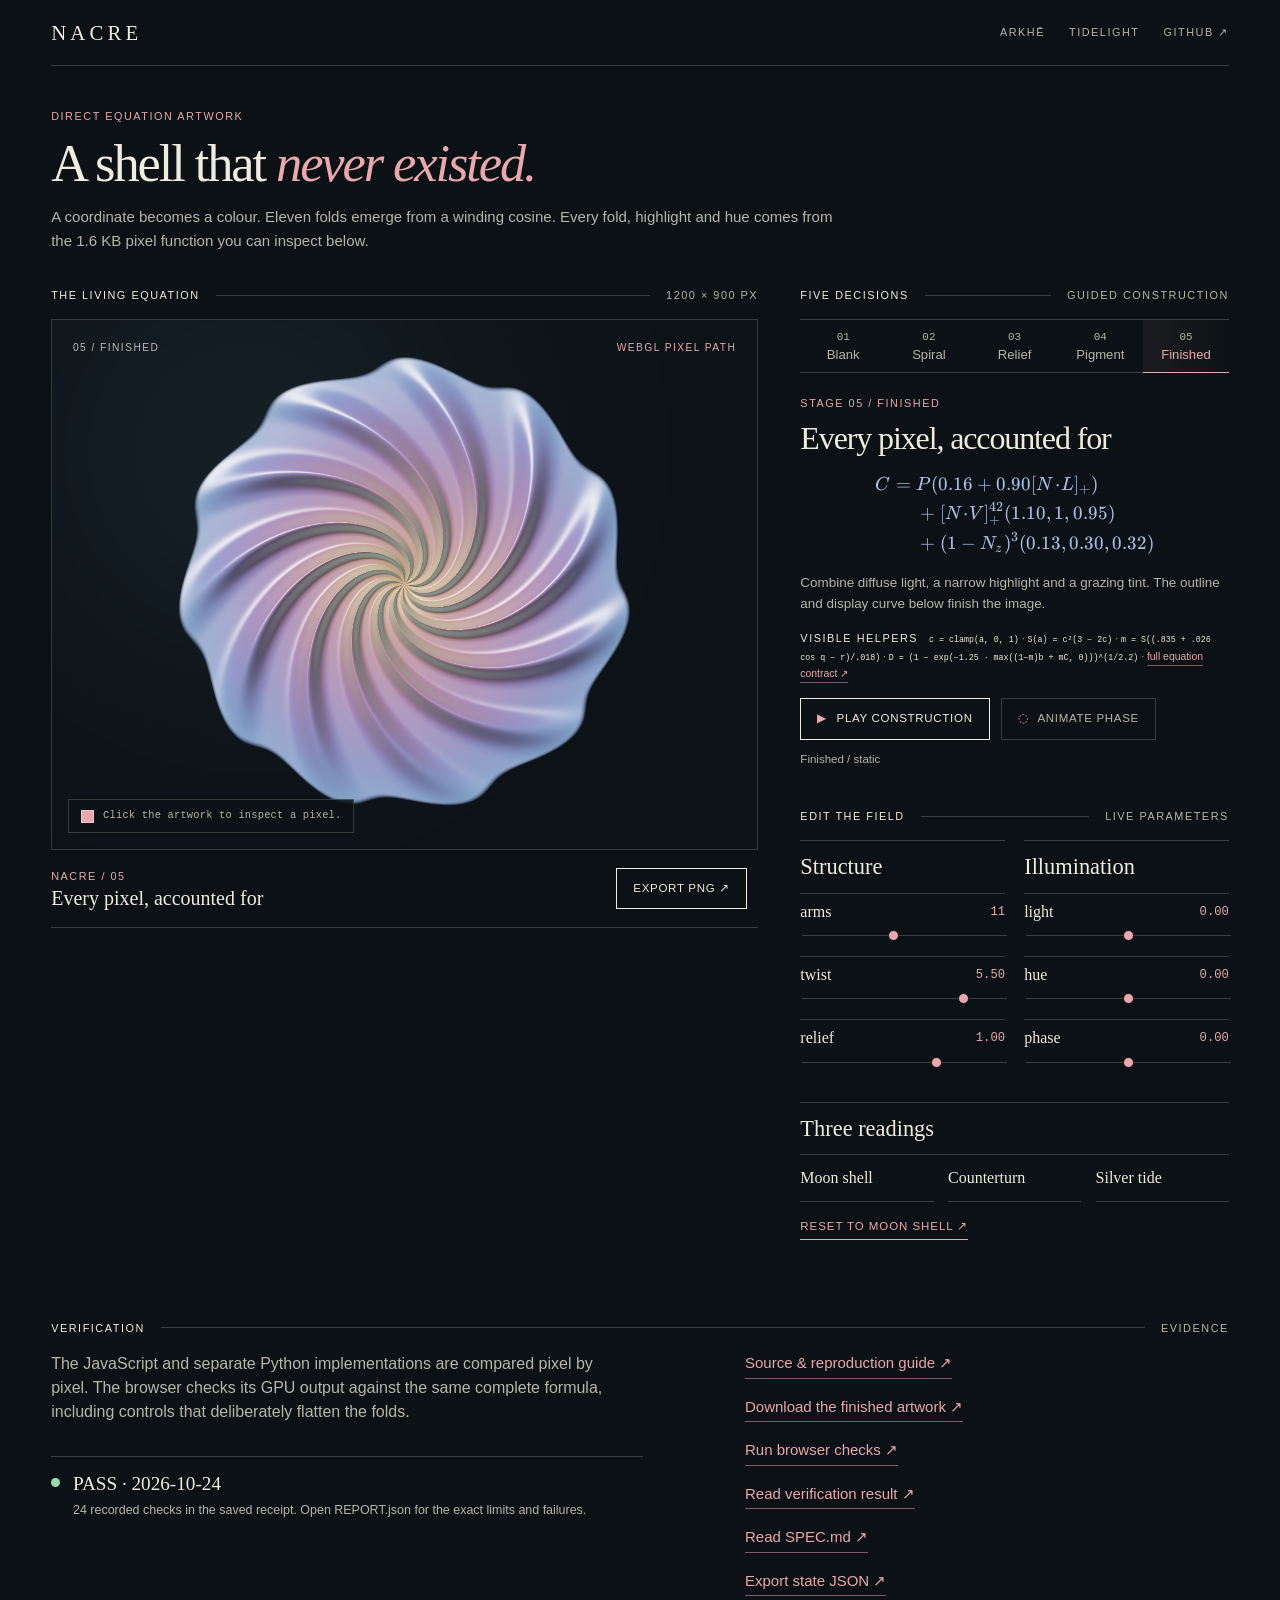
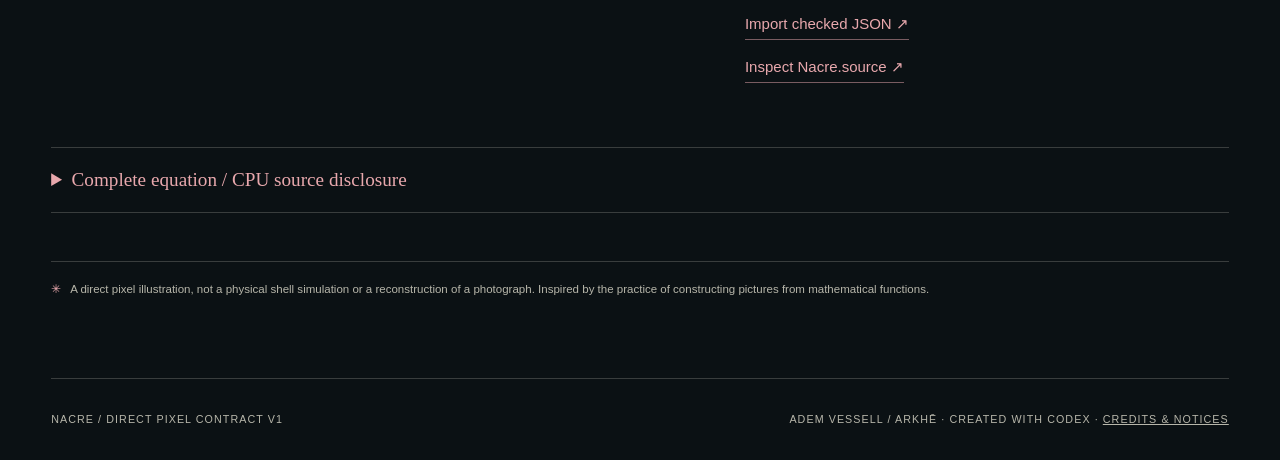
<file: index.html>
<!doctype html>
<html lang="en">
<head>
  <meta charset="utf-8">
  <meta name="viewport" content="width=device-width, initial-scale=1">
  <meta name="theme-color" content="#0b1114">
  <meta name="description" content="NACRE — an equation-led pixel artwork made directly from a compact colour function.">
  <title>NACRE · a shell that never existed — Arkhē</title>
  <link rel="canonical" href="https://www.xn--arkh-eva.org/nacre/">
  <meta property="og:type" content="website">
  <meta property="og:title" content="NACRE — a shell that never existed">
  <meta property="og:description" content="A pearlescent spiral made directly from a compact colour function. Explore the equations, change the pixels, reproduce the result.">
  <meta property="og:url" content="https://www.xn--arkh-eva.org/nacre/">
  <meta property="og:image" content="https://www.xn--arkh-eva.org/nacre/proof/nacre.png">
  <meta property="og:image:width" content="1600">
  <meta property="og:image:height" content="1200">
  <meta name="twitter:card" content="summary_large_image">
  <link rel="stylesheet" href="vendor/fonts.css">
  <link rel="stylesheet" href="vendor/katex/katex.min.css">
  <link rel="stylesheet" href="style.css">
</head>
<body>
  <div class="page-shell" id="top">
    <header class="masthead">
      <a class="wordmark" href="#top" aria-label="Nacre home">NACRE</a>
      <nav class="masthead-note" aria-label="NACRE navigation"><a href="https://www.xn--arkh-eva.org/work/">Arkhē</a><a href="https://www.xn--arkh-eva.org/tidelight/">TIDELIGHT</a><a href="https://github.com/AdemVessell/nacre" id="github-source">GitHub ↗</a></nav>
    </header>

    <main>
      <section class="hero" aria-labelledby="page-title">
        <div class="hero-copy">
          <p class="eyebrow">DIRECT EQUATION ARTWORK</p>
          <h1 id="page-title">A shell that<br><em>never existed.</em></h1>
          <p class="lede">A coordinate becomes a colour. Eleven folds emerge from a winding cosine. Every fold, highlight and hue comes from the 1.6 KB pixel function you can inspect below.</p>
          <div class="hero-notes" aria-label="Artwork properties">
            <span><b>01</b> coordinate in</span>
            <span><b>02</b> colour out</span>
            <span><b>03</b> deterministic</span>
          </div>
        </div>
        <aside class="hero-aside" aria-label="Current state">
          <p class="aside-label">CURRENT STUDY</p>
          <p class="aside-title" id="hero-stage-title">Finished / pearl</p>
          <p class="aside-copy">The controls are intentionally small. Change one parameter, watch the entire field answer.</p>
          <a class="text-link" href="SPEC.md">Read the direct-pixel contract <span aria-hidden="true">↗</span></a>
        </aside>
      </section>

      <div class="studio">
      <section class="art-section" aria-labelledby="art-title">
        <div class="section-line"><h2 id="art-title">The living equation</h2><span class="line" aria-hidden="true"></span><span id="render-size">1200 × 900 px</span></div>
        <div class="art-frame">
          <canvas id="nacre-canvas" width="1200" height="900" tabindex="0" aria-label="Live NACRE equation artwork. Click to inspect a pixel."></canvas>
          <div class="art-overlay"><span id="stage-badge">05 / FINISHED</span><span id="renderer-badge">initialising renderer</span></div>
          <div class="pixel-inspector" id="pixel-inspector" aria-live="polite"><span class="inspector-swatch" id="inspector-swatch"></span><span id="inspector-text">Click the artwork to inspect a pixel.</span></div>
        </div>
        <div class="art-caption">
          <div><p class="caption-kicker" id="caption-kicker">NACRE / 05</p><p class="caption-title" id="caption-title">The field resolves into a nacreous spiral.</p></div>
          <div class="caption-actions"><p id="caption-copy">A live formula, evaluated in the browser. The phase control is an authored change of state, not fluid motion.</p><button class="button button-light" id="download-png" type="button">Export PNG <span aria-hidden="true">↗</span></button><span class="action-status" id="png-status" role="status"></span></div>
        </div>
        <div class="system-alert" id="system-alert" role="alert" hidden></div>
      </section>

      <section class="construction" aria-labelledby="construction-title">
        <div class="section-line"><h2 id="construction-title">Five decisions</h2><span class="line" aria-hidden="true"></span><span>guided construction</span></div>
        <div class="construction-grid">
          <div class="stage-list" id="stage-list" role="group" aria-label="Construction stages">
            <button class="stage-button" type="button" data-stage="0"><span>01</span><strong>Blank</strong><small>background field</small></button>
            <button class="stage-button" type="button" data-stage="1"><span>02</span><strong>Spiral</strong><small>coordinate winding</small></button>
            <button class="stage-button" type="button" data-stage="2"><span>03</span><strong>Relief</strong><small>analytic normal</small></button>
            <button class="stage-button" type="button" data-stage="3"><span>04</span><strong>Pigment</strong><small>pearl palette</small></button>
            <button class="stage-button" type="button" data-stage="4"><span>05</span><strong>Finished</strong><small>light + display</small></button>
          </div>
          <article class="equation-panel" aria-live="polite" aria-atomic="true">
            <p class="eyebrow" id="equation-kicker">STAGE 05 / FINISHED</p>
            <h3 id="equation-title">Light lets the spiral become a surface.</h3>
            <div class="formula" id="equation-formula" aria-label="Current stage equation">C = P(0.16 + 0.90d) + s(1.10, 1.00, 0.95) + (1 − N<sub>z</sub>)³(0.13, 0.30, 0.32)</div>
            <p class="equation-description" id="equation-description">The final field combines the authored pearl palette with analytic relief, a soft specular response and a display curve.</p>
            <p class="notation"><span>VISIBLE HELPERS</span> <code>c = clamp(a, 0, 1)</code> · <code>S(a) = c²(3 − 2c)</code> · <code>m = S((.835 + .026 cos q − r)/.018)</code> · <code>D = (1 − exp(−1.25 · max((1−m)b + mC, 0)))^(1/2.2)</code> · <a href="SPEC.md">full equation contract ↗</a></p>
          </article>
        </div>
        <div class="construction-actions">
          <button class="button button-light" id="construction-play" type="button"><span class="play-mark" aria-hidden="true">▶</span> Play construction</button>
          <button class="button button-quiet" id="phase-toggle" type="button" aria-pressed="false"><span class="phase-mark" aria-hidden="true">◌</span> Animate phase</button>
          <span class="action-status" id="animation-status" role="status">Finished / static</span>
        </div>
      </section>

      <section class="controls" aria-labelledby="controls-title">
        <div class="section-line"><h2 id="controls-title">Edit the field</h2><span class="line" aria-hidden="true"></span><span>live parameters</span></div>
        <div class="controls-layout">
          <div class="control-column">
            <div class="control-heading"><h3>Structure</h3><span>shape</span></div>
            <label class="slider-control" for="control-arms"><span><b>arms</b><small>integer winding count</small></span><output id="value-arms" for="control-arms">11</output><input id="control-arms" type="range" min="3" max="21" step="1" value="11"></label>
            <label class="slider-control" for="control-twist"><span><b>twist</b><small>radial phase / k</small></span><output id="value-twist" for="control-twist">5.5</output><input id="control-twist" type="range" min="-9" max="9" step="0.1" value="5.5"></label>
            <label class="slider-control" for="control-relief"><span><b>relief</b><small>height response</small></span><output id="value-relief" for="control-relief">1.00</output><input id="control-relief" type="range" min="0" max="1.5" step="0.01" value="1"></label>
          </div>
          <div class="control-column">
            <div class="control-heading"><h3>Illumination</h3><span>colour + light</span></div>
            <label class="slider-control" for="control-light"><span><b>light</b><small>direction / radians</small></span><output id="value-light" for="control-light">0.00</output><input id="control-light" type="range" min="-3.14" max="3.14" step="0.01" value="0"></label>
            <label class="slider-control" for="control-hue"><span><b>hue</b><small>palette / radians</small></span><output id="value-hue" for="control-hue">0.00</output><input id="control-hue" type="range" min="-3.14" max="3.14" step="0.01" value="0"></label>
            <label class="slider-control slider-phase" for="control-phase"><span><b>phase</b><small>authored state</small></span><output id="value-phase" for="control-phase">0.00</output><input id="control-phase" type="range" min="-6.284" max="6.284" step="0.001" value="0"></label>
          </div>
          <div class="control-column presets-column">
            <div class="control-heading"><h3>Three readings</h3><span>presets</span></div>
            <div class="preset-list" role="group" aria-label="Nacre presets">
              <button type="button" class="preset-button" data-preset="moon"><span>01</span><b>Moon shell</b><small>11 / 5.5 / pearl</small></button>
              <button type="button" class="preset-button" data-preset="blue"><span>02</span><b>Counterturn</b><small>13 / −3.5 / reverse</small></button>
              <button type="button" class="preset-button" data-preset="rose"><span>03</span><b>Silver tide</b><small>7 / 7.25 / silver</small></button>
            </div>
            <button class="reset-button" id="reset-state" type="button">Reset to Moon shell <span aria-hidden="true">↗</span></button>
          </div>
        </div>
      </section>

      </div>
      <section class="proof" aria-labelledby="proof-title">
        <div class="section-line"><h2 id="proof-title">Verification</h2><span class="line" aria-hidden="true"></span><span>evidence</span></div>
        <div class="proof-grid">
          <div><p class="proof-lede">The JavaScript and separate Python implementations are compared pixel by pixel. The browser checks its GPU output against the same complete formula, including controls that deliberately flatten the folds.</p><div class="proof-status" id="proof-status" data-state="loading"><span class="proof-dot" aria-hidden="true"></span><div><b id="proof-status-title">Reading REPORT.json…</b><p id="proof-status-detail">The current receipt will appear here.</p></div></div></div>
          <div class="proof-links"><a href="https://github.com/AdemVessell/nacre#reproduce-the-pixels">Source &amp; reproduction guide ↗</a><a href="proof/nacre.png" download>Download the finished artwork ↗</a><a href="proof/qa.html">Run browser checks ↗</a><a href="proof/REPORT.json">Read verification result <span aria-hidden="true">↗</span></a><a href="SPEC.md">Read SPEC.md <span aria-hidden="true">↗</span></a><button type="button" id="export-json">Export state JSON <span aria-hidden="true">↗</span></button><button type="button" id="import-json-button">Import checked JSON <span aria-hidden="true">↗</span></button><button type="button" id="show-source">Inspect Nacre.source <span aria-hidden="true">↗</span></button></div>
        </div>
        <details class="source-disclosure" id="source-disclosure"><summary>Complete equation / CPU source disclosure</summary><p>NACRE is direct pixel code. WebGL may execute the same arithmetic in parallel; the fallback path is the same written pixel contract. The palette, background, analytic lighting and display curve are included below — this is not a shell/fluid simulation, physical material model, photo fit or hidden raster.</p><pre id="source-code">Loading Nacre.source…</pre></details>
      </section>

      <section class="share-boundary" aria-label="Scope note"><p><span aria-hidden="true">✳</span> A direct pixel illustration, not a physical shell simulation or a reconstruction of a photograph. Inspired by the practice of constructing pictures from mathematical functions.</p></section>
    </main>
    <footer class="footer"><span>NACRE / direct pixel contract v1</span><span>Adem Vessell / Arkhē · created with Codex · <a href="NOTICE.md">Credits &amp; notices</a></span></footer>
  </div>

  <noscript><p class="no-script">JavaScript runs the interactive equations. <a href="proof/nacre.png">View the finished artwork</a> or <a href="SPEC.md">read the mathematics</a>.</p></noscript>
  <input id="import-json" type="file" accept="application/json,.json" hidden>
  <script src="vendor/katex/katex.min.js"></script>
  <script src="src/nacre.js"></script>
  <script src="app.js"></script>
</body>
</html>
</file>
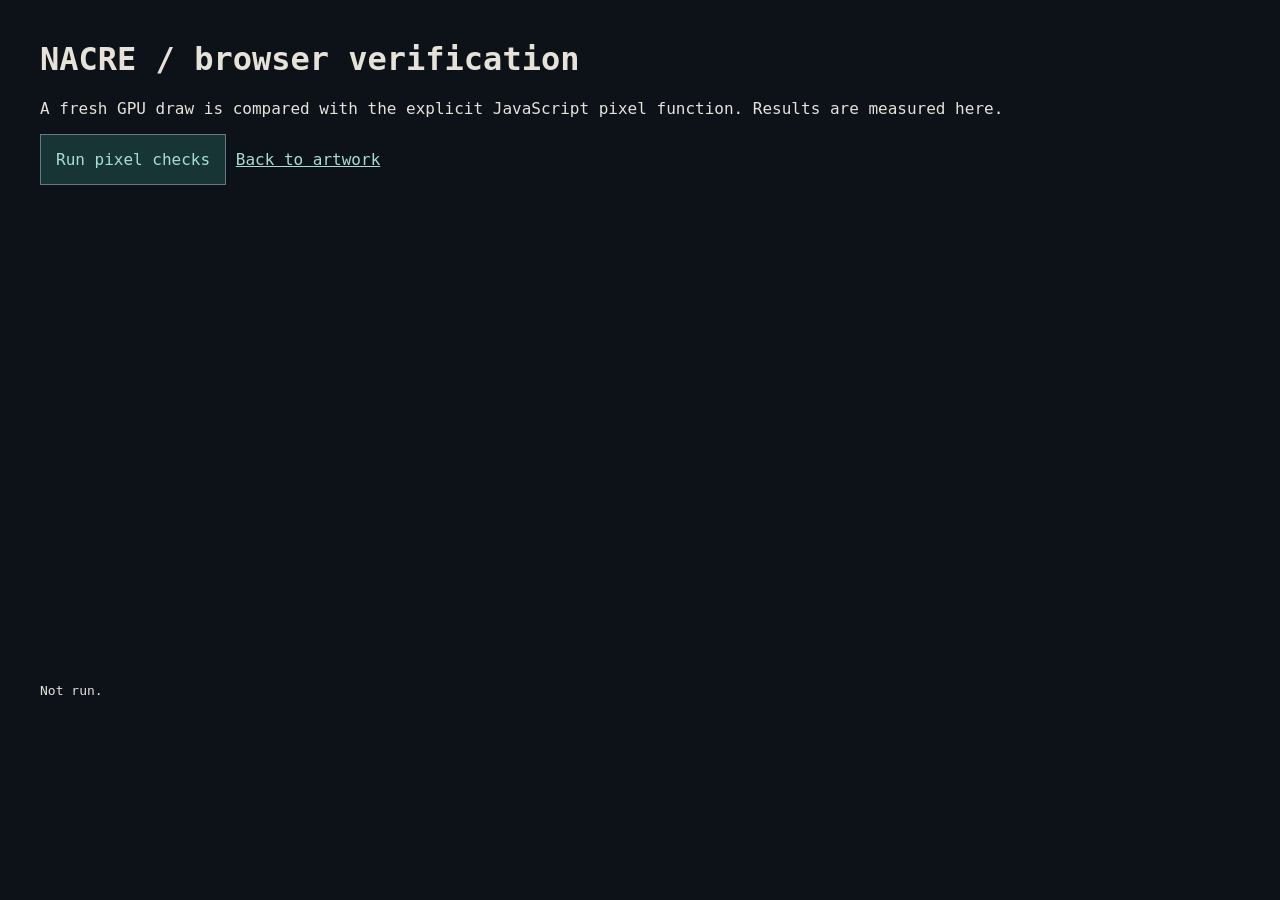
<file: proof/qa.html>
<!doctype html><html lang="en"><meta charset="utf-8"><meta name="viewport" content="width=device-width,initial-scale=1"><title>NACRE · browser verification</title><style>body{background:#0c1217;color:#e6e2d9;font:16px ui-monospace,monospace;margin:40px}button,a{color:#a6ded4}button{background:#183536;border:1px solid #678;padding:15px;font:inherit}canvas{display:block;width:min(600px,100%);height:auto;margin:24px 0}pre{white-space:pre-wrap;font-size:13px}</style><h1>NACRE / browser verification</h1><p>A fresh GPU draw is compared with the explicit JavaScript pixel function. Results are measured here.</p><button id="run">Run pixel checks</button> <a href="../index.html">Back to artwork</a><canvas id="canvas" width="600" height="450"></canvas><pre id="report">Not run.</pre><script src="../src/nacre.js"></script><script src="qa.js"></script></html>
</file>
<file: vendor/fonts.css>
@font-face {
  font-family: 'Bodoni Moda';
  font-style: italic;
  font-weight: 400;
  font-display: swap;
  src: url("fonts/bodoni-moda-c3b7eb11.woff2") format('woff2');
  unicode-range: U+0302-0303, U+0305, U+0307-0308, U+0310, U+0312, U+0315, U+031A, U+0326-0327, U+032C, U+032F-0330, U+0332-0333, U+0338, U+033A, U+0346, U+034D, U+0391-03A1, U+03A3-03A9, U+03B1-03C9, U+03D1, U+03D5-03D6, U+03F0-03F1, U+03F4-03F5, U+2016-2017, U+2034-2038, U+203C, U+2040, U+2043, U+2047, U+2050, U+2057, U+205F, U+2070-2071, U+2074-208E, U+2090-209C, U+20D0-20DC, U+20E1, U+20E5-20EF, U+2100-2112, U+2114-2115, U+2117-2121, U+2123-214F, U+2190, U+2192, U+2194-21AE, U+21B0-21E5, U+21F1-21F2, U+21F4-2211, U+2213-2214, U+2216-22FF, U+2308-230B, U+2310, U+2319, U+231C-2321, U+2336-237A, U+237C, U+2395, U+239B-23B7, U+23D0, U+23DC-23E1, U+2474-2475, U+25AF, U+25B3, U+25B7, U+25BD, U+25C1, U+25CA, U+25CC, U+25FB, U+266D-266F, U+27C0-27FF, U+2900-2AFF, U+2B0E-2B11, U+2B30-2B4C, U+2BFE, U+3030, U+FF5B, U+FF5D, U+1D400-1D7FF, U+1EE00-1EEFF;
}
@font-face {
  font-family: 'Bodoni Moda';
  font-style: italic;
  font-weight: 400;
  font-display: swap;
  src: url("fonts/bodoni-moda-034bd002.woff2") format('woff2');
  unicode-range: U+0001-000C, U+000E-001F, U+007F-009F, U+20DD-20E0, U+20E2-20E4, U+2150-218F, U+2190, U+2192, U+2194-2199, U+21AF, U+21E6-21F0, U+21F3, U+2218-2219, U+2299, U+22C4-22C6, U+2300-243F, U+2440-244A, U+2460-24FF, U+25A0-27BF, U+2800-28FF, U+2921-2922, U+2981, U+29BF, U+29EB, U+2B00-2BFF, U+4DC0-4DFF, U+FFF9-FFFB, U+10140-1018E, U+10190-1019C, U+101A0, U+101D0-101FD, U+102E0-102FB, U+10E60-10E7E, U+1D2C0-1D2D3, U+1D2E0-1D37F, U+1F000-1F0FF, U+1F100-1F1AD, U+1F1E6-1F1FF, U+1F30D-1F30F, U+1F315, U+1F31C, U+1F31E, U+1F320-1F32C, U+1F336, U+1F378, U+1F37D, U+1F382, U+1F393-1F39F, U+1F3A7-1F3A8, U+1F3AC-1F3AF, U+1F3C2, U+1F3C4-1F3C6, U+1F3CA-1F3CE, U+1F3D4-1F3E0, U+1F3ED, U+1F3F1-1F3F3, U+1F3F5-1F3F7, U+1F408, U+1F415, U+1F41F, U+1F426, U+1F43F, U+1F441-1F442, U+1F444, U+1F446-1F449, U+1F44C-1F44E, U+1F453, U+1F46A, U+1F47D, U+1F4A3, U+1F4B0, U+1F4B3, U+1F4B9, U+1F4BB, U+1F4BF, U+1F4C8-1F4CB, U+1F4D6, U+1F4DA, U+1F4DF, U+1F4E3-1F4E6, U+1F4EA-1F4ED, U+1F4F7, U+1F4F9-1F4FB, U+1F4FD-1F4FE, U+1F503, U+1F507-1F50B, U+1F50D, U+1F512-1F513, U+1F53E-1F54A, U+1F54F-1F5FA, U+1F610, U+1F650-1F67F, U+1F687, U+1F68D, U+1F691, U+1F694, U+1F698, U+1F6AD, U+1F6B2, U+1F6B9-1F6BA, U+1F6BC, U+1F6C6-1F6CF, U+1F6D3-1F6D7, U+1F6E0-1F6EA, U+1F6F0-1F6F3, U+1F6F7-1F6FC, U+1F700-1F7FF, U+1F800-1F80B, U+1F810-1F847, U+1F850-1F859, U+1F860-1F887, U+1F890-1F8AD, U+1F8B0-1F8BB, U+1F8C0-1F8C1, U+1F900-1F90B, U+1F93B, U+1F946, U+1F984, U+1F996, U+1F9E9, U+1FA00-1FA6F, U+1FA70-1FA7C, U+1FA80-1FA89, U+1FA8F-1FAC6, U+1FACE-1FADC, U+1FADF-1FAE9, U+1FAF0-1FAF8, U+1FB00-1FBFF;
}
@font-face {
  font-family: 'Bodoni Moda';
  font-style: italic;
  font-weight: 400;
  font-display: swap;
  src: url("fonts/bodoni-moda-0384ef88.woff2") format('woff2');
  unicode-range: U+0100-02BA, U+02BD-02C5, U+02C7-02CC, U+02CE-02D7, U+02DD-02FF, U+0304, U+0308, U+0329, U+1D00-1DBF, U+1E00-1E9F, U+1EF2-1EFF, U+2020, U+20A0-20AB, U+20AD-20C0, U+2113, U+2C60-2C7F, U+A720-A7FF;
}
@font-face {
  font-family: 'Bodoni Moda';
  font-style: italic;
  font-weight: 400;
  font-display: swap;
  src: url("fonts/bodoni-moda-031195a8.woff2") format('woff2');
  unicode-range: U+0000-00FF, U+0131, U+0152-0153, U+02BB-02BC, U+02C6, U+02DA, U+02DC, U+0304, U+0308, U+0329, U+2000-206F, U+20AC, U+2122, U+2191, U+2193, U+2212, U+2215, U+FEFF, U+FFFD;
}
@font-face {
  font-family: 'Michroma';
  font-style: normal;
  font-weight: 400;
  font-display: swap;
  src: url("fonts/michroma-3e001138.woff2") format('woff2');
  unicode-range: U+0100-02BA, U+02BD-02C5, U+02C7-02CC, U+02CE-02D7, U+02DD-02FF, U+0304, U+0308, U+0329, U+1D00-1DBF, U+1E00-1E9F, U+1EF2-1EFF, U+2020, U+20A0-20AB, U+20AD-20C0, U+2113, U+2C60-2C7F, U+A720-A7FF;
}
@font-face {
  font-family: 'Michroma';
  font-style: normal;
  font-weight: 400;
  font-display: swap;
  src: url("fonts/michroma-fc96a01f.woff2") format('woff2');
  unicode-range: U+0000-00FF, U+0131, U+0152-0153, U+02BB-02BC, U+02C6, U+02DA, U+02DC, U+0304, U+0308, U+0329, U+2000-206F, U+20AC, U+2122, U+2191, U+2193, U+2212, U+2215, U+FEFF, U+FFFD;
}
@font-face {
  font-family: 'Space Mono';
  font-style: normal;
  font-weight: 400;
  font-display: swap;
  src: url("fonts/space-mono-653ef767.woff2") format('woff2');
  unicode-range: U+0102-0103, U+0110-0111, U+0128-0129, U+0168-0169, U+01A0-01A1, U+01AF-01B0, U+0300-0301, U+0303-0304, U+0308-0309, U+0323, U+0329, U+1EA0-1EF9, U+20AB;
}
@font-face {
  font-family: 'Space Mono';
  font-style: normal;
  font-weight: 400;
  font-display: swap;
  src: url("fonts/space-mono-24cee3d4.woff2") format('woff2');
  unicode-range: U+0100-02BA, U+02BD-02C5, U+02C7-02CC, U+02CE-02D7, U+02DD-02FF, U+0304, U+0308, U+0329, U+1D00-1DBF, U+1E00-1E9F, U+1EF2-1EFF, U+2020, U+20A0-20AB, U+20AD-20C0, U+2113, U+2C60-2C7F, U+A720-A7FF;
}
@font-face {
  font-family: 'Space Mono';
  font-style: normal;
  font-weight: 400;
  font-display: swap;
  src: url("fonts/space-mono-44ee5418.woff2") format('woff2');
  unicode-range: U+0000-00FF, U+0131, U+0152-0153, U+02BB-02BC, U+02C6, U+02DA, U+02DC, U+0304, U+0308, U+0329, U+2000-206F, U+20AC, U+2122, U+2191, U+2193, U+2212, U+2215, U+FEFF, U+FFFD;
}
</file>
<file: style.css>
:root {
  --ink: #0b1114;
  --ink-soft: #101a1f;
  --paper: #f0ecdf;
  --paper-muted: #b7b6aa;
  --line: rgba(240, 236, 223, .2);
  --line-dark: rgba(11, 17, 20, .16);
  --accent: #e8a8ad;
  --accent-cool: #a9bfe7;
  --serif: "Iowan Old Style", "Baskerville", "Times New Roman", serif;
  --sans: "Avenir Next", "Helvetica Neue", Arial, sans-serif;
  --mono: "SFMono-Regular", Consolas, monospace;
  color-scheme: dark;
}

* { box-sizing: border-box; }
html { scroll-behavior: smooth; background: var(--ink); }
body { margin: 0; background: var(--ink); color: var(--paper); font-family: var(--sans); font-size: 15px; line-height: 1.5; }
button, input { font: inherit; }
button { cursor: pointer; }
a { color: inherit; }
.page-shell { max-width: 1500px; margin: 0 auto; padding: 0 5.5vw; overflow: hidden; }
.masthead { min-height: 92px; display: flex; align-items: center; justify-content: space-between; border-bottom: 1px solid var(--line); }
.wordmark { font-family: var(--serif); letter-spacing: .2em; text-decoration: none; font-size: 1.3rem; }
.masthead-note, .section-line, .eyebrow, .aside-label, .caption-kicker, .control-heading span, .notation span { font-size: .68rem; letter-spacing: .14em; text-transform: uppercase; }
.masthead-note { margin: 0; color: var(--paper-muted); }
main { padding-bottom: 5rem; }
.hero { display: grid; grid-template-columns: minmax(0, 1.35fr) minmax(220px, .65fr); gap: 8vw; align-items: end; padding: 5rem 0 3.5rem; }
.hero-copy { max-width: 760px; }
.eyebrow, .aside-label { margin: 0 0 1.6rem; color: var(--accent); }
h1, h2, h3, p { margin-top: 0; }
h1, h2, h3 { font-weight: 400; }
h1 { margin-bottom: 2.2rem; font-family: var(--serif); font-size: clamp(4.2rem, 9vw, 9.8rem); line-height: .87; letter-spacing: -.06em; }
h1 em { color: var(--accent); font-style: italic; }
.lede { max-width: 590px; color: var(--paper-muted); font-size: 1.06rem; line-height: 1.65; }
.hero-notes { display: flex; gap: 2.2rem; margin-top: 3.2rem; color: var(--paper-muted); font-size: .7rem; letter-spacing: .08em; text-transform: uppercase; }
.hero-notes b { color: var(--paper); font-weight: 400; margin-right: .45rem; }
.hero-aside { align-self: end; max-width: 250px; padding-bottom: .7rem; }
.aside-label { margin-bottom: .55rem; color: var(--paper-muted); }
.aside-title { margin-bottom: .6rem; font-family: var(--serif); font-size: 1.7rem; line-height: 1.08; }
.aside-copy { color: var(--paper-muted); font-size: .88rem; }
.text-link, .proof-links a, .proof-links button, .notation a { color: var(--accent); text-decoration: none; border-bottom: 1px solid rgba(232,168,173,.5); padding-bottom: .2rem; }
.text-link:hover, .proof-links a:hover, .proof-links button:hover, .notation a:hover { border-color: var(--paper); color: var(--paper); }
.section-line { display: flex; gap: 1rem; align-items: center; color: var(--paper-muted); margin-bottom: 1.5rem; }
.section-line h2 { margin: 0; color: var(--paper); font: inherit; letter-spacing: .14em; }
.section-line .line { height: 1px; flex: 1; background: var(--line); }
.section-line span:last-child { white-space: nowrap; }
.art-frame { position: relative; background: #080e11; border: 1px solid var(--line); overflow: hidden; }
#nacre-canvas { display: block; width: 100%; height: auto; aspect-ratio: 4 / 3; object-fit: contain; background: #080e11; outline: none; }
#nacre-canvas:focus-visible { box-shadow: inset 0 0 0 2px var(--accent); }
.art-overlay { position: absolute; top: 1.2rem; left: 1.3rem; right: 1.3rem; display: flex; justify-content: space-between; color: rgba(240,236,223,.76); font-size: .64rem; letter-spacing: .14em; text-transform: uppercase; pointer-events: none; }
.art-overlay span:last-child { color: var(--accent); }
.pixel-inspector { position: absolute; bottom: 1rem; left: 1rem; display: flex; align-items: center; gap: .6rem; max-width: calc(100% - 2rem); padding: .5rem .72rem; background: rgba(11,17,20,.83); border: 1px solid var(--line); color: var(--paper-muted); font-family: var(--mono); font-size: .65rem; letter-spacing: .02em; }
.inspector-swatch { width: .8rem; height: .8rem; flex: 0 0 auto; background: var(--accent); border: 1px solid rgba(240,236,223,.5); }
.art-caption { display: grid; grid-template-columns: minmax(220px, .9fr) minmax(300px, 1.1fr); gap: 5vw; padding: 1.7rem 0 2rem; border-bottom: 1px solid var(--line); }
.caption-kicker { margin-bottom: .55rem; color: var(--accent); }
.caption-title { margin: 0; font: 1.65rem/1.08 var(--serif); }
.caption-actions { display: grid; grid-template-columns: 1fr auto; align-items: end; gap: 1rem 1.5rem; }
.caption-actions p { grid-column: 1 / -1; margin: 0; max-width: 560px; color: var(--paper-muted); font-size: .88rem; }
.action-status { color: var(--paper-muted); font-size: .72rem; }
.button { border: 1px solid var(--line); padding: .7rem 1rem; background: transparent; color: var(--paper); font-size: .72rem; letter-spacing: .06em; text-transform: uppercase; }
.button:hover { border-color: var(--accent); color: var(--accent); }
.button:disabled { cursor: wait; opacity: .55; }
.button-light { border-color: var(--paper); }
.system-alert { margin-top: .9rem; padding: .7rem .9rem; border-left: 2px solid var(--accent); color: var(--paper-muted); font-size: .77rem; }
.system-alert[data-kind="error"] { border-color: #ef817d; color: #f0b3ae; }
.construction, .controls, .proof { padding-top: 8rem; }
.construction-grid { display: grid; grid-template-columns: minmax(280px, .75fr) minmax(0, 1.25fr); gap: 8vw; align-items: start; }
.stage-list { border-top: 1px solid var(--line); }
.stage-button { width: 100%; display: grid; grid-template-columns: 2rem 1fr auto; gap: .7rem; align-items: baseline; padding: 1rem 0; border: 0; border-bottom: 1px solid var(--line); background: transparent; color: var(--paper-muted); text-align: left; }
.stage-button > span { font: .68rem var(--mono); }
.stage-button strong { font: 1.25rem var(--serif); color: var(--paper-muted); }
.stage-button small { font-size: .68rem; }
.stage-button:hover strong, .stage-button.is-active strong { color: var(--accent); }
.stage-button.is-active { padding-left: .75rem; border-left: 2px solid var(--accent); background: linear-gradient(90deg, rgba(232,168,173,.08), transparent); }
.equation-panel { min-height: 260px; padding: 2rem 0; border-top: 1px solid var(--line); }
.equation-panel .eyebrow { margin-bottom: 1.3rem; }
.equation-panel h3 { margin-bottom: 1.5rem; font: clamp(2rem, 4vw, 3.4rem)/.98 var(--serif); letter-spacing: -.035em; }
.formula { min-height: 52px; margin-bottom: 1.5rem; color: var(--accent-cool); font-size: clamp(1.25rem, 2vw, 1.75rem); overflow-x: auto; overflow-y: hidden; }
.formula .katex-display { margin: 0; text-align: left; }
.equation-description { max-width: 560px; color: var(--paper-muted); }
.notation { margin: 2.2rem 0 0; color: var(--paper-muted); font-size: .7rem; line-height: 2; }
.notation span { color: var(--paper); margin-right: .5rem; }
code { color: var(--paper); font-family: var(--mono); font-size: .8em; }
.construction-actions { display: flex; align-items: center; gap: .7rem; margin-top: 2rem; }
.play-mark, .phase-mark { margin-right: .35rem; color: var(--accent); }
.button-quiet { color: var(--paper-muted); }
.controls-layout { display: grid; grid-template-columns: repeat(3, minmax(0, 1fr)); gap: 4vw; }
.control-column { border-top: 1px solid var(--line); }
.control-heading { display: flex; justify-content: space-between; align-items: baseline; padding: 1.2rem 0 1.4rem; }
.control-heading h3 { margin: 0; font: 1.4rem var(--serif); }
.control-heading span { color: var(--paper-muted); }
.slider-control { display: grid; grid-template-columns: 1fr 4rem; align-items: center; gap: .2rem 1rem; padding: 1rem 0; border-top: 1px solid var(--line); }
.slider-control > span { display: flex; flex-direction: column; }
.slider-control b { font: 1rem var(--serif); }
.slider-control small { color: var(--paper-muted); font-size: .67rem; }
.slider-control output { color: var(--accent); font-family: var(--mono); text-align: right; font-size: .76rem; }
.slider-control input { grid-column: 1 / -1; width: 100%; height: 1.2rem; accent-color: var(--accent); }
input[type="range"] { appearance: none; background: transparent; }
input[type="range"]::-webkit-slider-runnable-track { height: 1px; background: var(--line); }
input[type="range"]::-webkit-slider-thumb { appearance: none; width: 11px; height: 11px; margin-top: -5px; border: 1px solid var(--ink); border-radius: 50%; background: var(--accent); }
input[type="range"]::-moz-range-track { height: 1px; background: var(--line); }
input[type="range"]::-moz-range-thumb { width: 10px; height: 10px; border: 1px solid var(--ink); border-radius: 50%; background: var(--accent); }
.preset-list { border-top: 1px solid var(--line); }
.preset-button { width: 100%; display: grid; grid-template-columns: 2rem 1fr; column-gap: .7rem; padding: .85rem 0; border: 0; border-bottom: 1px solid var(--line); background: transparent; text-align: left; color: var(--paper); }
.preset-button span { grid-row: span 2; color: var(--paper-muted); font: .68rem var(--mono); }
.preset-button b { font: 1rem var(--serif); }
.preset-button small { color: var(--paper-muted); font-size: .66rem; }
.preset-button:hover b { color: var(--accent); }
.reset-button { margin-top: 1.7rem; padding: 0 0 .25rem; border: 0; border-bottom: 1px solid var(--accent); background: transparent; color: var(--accent); font-size: .72rem; letter-spacing: .08em; text-transform: uppercase; }
.proof-grid { display: grid; grid-template-columns: minmax(0, 1.1fr) minmax(220px, .9fr); gap: 8vw; }
.proof-lede { max-width: 580px; color: var(--paper-muted); font-size: 1rem; }
.proof-status { display: flex; align-items: flex-start; gap: .8rem; margin-top: 2rem; padding-top: 1rem; border-top: 1px solid var(--line); }
.proof-dot { width: 9px; height: 9px; margin-top: .3rem; flex: 0 0 auto; border-radius: 50%; background: var(--paper-muted); }
.proof-status[data-state="pass"] .proof-dot { background: #9dd8b2; }
.proof-status[data-state="fail"] .proof-dot, .proof-status[data-state="error"] .proof-dot { background: #ef817d; }
.proof-status b { font: 1.2rem var(--serif); }
.proof-status p { margin: .25rem 0 0; color: var(--paper-muted); font-size: .78rem; }
.proof-links { display: flex; flex-direction: column; align-items: flex-start; gap: 1.05rem; }
.proof-links button { border-top: 0; border-right: 0; border-left: 0; border-bottom-color: rgba(232,168,173,.5); background: transparent; padding: 0 0 .2rem; cursor: pointer; }
.source-disclosure { margin-top: 4rem; border-top: 1px solid var(--line); border-bottom: 1px solid var(--line); }
.source-disclosure summary { padding: 1.3rem 0; cursor: pointer; color: var(--accent); font: 1.2rem var(--serif); }
.source-disclosure p { max-width: 800px; color: var(--paper-muted); font-size: .86rem; }
.source-disclosure pre { max-height: 520px; overflow: auto; padding: 1rem; background: #080e11; color: #c8d3c9; font: .68rem/1.55 var(--mono); white-space: pre-wrap; overflow-wrap: anywhere; }
.share-boundary { margin-top: 8rem; padding-top: 1.2rem; border-top: 1px solid var(--line); color: var(--paper-muted); font-size: .72rem; }
.share-boundary p { margin: 0; }
.share-boundary span { color: var(--accent); margin-right: .4rem; }
.footer { display: flex; justify-content: space-between; padding: 2rem 0 3rem; border-top: 1px solid var(--line); color: var(--paper-muted); font-size: .67rem; letter-spacing: .1em; text-transform: uppercase; }

@media (max-width: 800px) {
  .page-shell { padding: 0 1.25rem; }
  .masthead { min-height: 72px; }
  .masthead-note { max-width: 170px; text-align: right; line-height: 1.35; }
  .hero { grid-template-columns: 1fr; gap: 2.5rem; padding: 4rem 0 3rem; }
  h1 { font-size: clamp(3.8rem, 16vw, 7rem); }
  .hero-notes { flex-wrap: wrap; gap: .7rem 1.4rem; }
  .hero-aside { max-width: 310px; }
  .art-caption, .construction-grid, .proof-grid { grid-template-columns: 1fr; gap: 2rem; }
  .caption-actions { grid-template-columns: 1fr auto; }
  .controls-layout { grid-template-columns: 1fr; gap: 3rem; }
  .construction, .controls, .proof { padding-top: 5.5rem; }
  .share-boundary { margin-top: 5.5rem; }
}

@media (max-width: 480px) {
  .section-line { gap: .6rem; font-size: .58rem; }
  .section-line span:last-child { font-size: .55rem; }
  .art-overlay { top: .7rem; left: .7rem; right: .7rem; font-size: .55rem; }
  .pixel-inspector { left: .6rem; bottom: .6rem; font-size: .57rem; }
  .caption-actions { display: block; }
  .caption-actions .button { margin-top: 1rem; }
  .construction-actions { flex-wrap: wrap; }
  .construction-actions .action-status { flex-basis: 100%; }
  .footer { display: block; line-height: 2; }
}

@media (prefers-reduced-motion: reduce) {
  *, *::before, *::after { scroll-behavior: auto !important; transition-duration: .01ms !important; animation-duration: .01ms !important; }
}

/* The artwork and its controls share one studio, so an edit stays visible. */
.page-shell{max-width:1760px;padding:0 4vw;overflow:visible}
.masthead{min-height:66px}
.hero{display:block;min-height:0;padding:2.6rem 0 2.2rem}
.hero-copy{max-width:none}.hero-aside,.hero-notes{display:none}
h1{font-size:clamp(2.5rem,4.1vw,4.7rem);line-height:1;margin:0 0 1rem;letter-spacing:-.04em}
h1 br{display:none}h1 em:before{content:' '}
.hero .eyebrow{margin-bottom:.8rem}.lede{font-size:.94rem;line-height:1.55;max-width:800px;margin-bottom:0}
.studio{display:grid;grid-template-columns:minmax(0,1.65fr) minmax(340px,1fr);column-gap:3.3vw;row-gap:2.5rem;align-items:start}
.art-section{grid-column:1;grid-row:1/span 2;position:sticky;top:1rem;min-width:0}
.art-frame{width:min(100%,calc(66vh * 4 / 3));margin:0 auto}
.art-caption{padding:1.1rem 0;gap:1rem;grid-template-columns:1fr auto}.caption-title{font-size:1.25rem}
.caption-actions{display:flex;align-items:center;gap:.7rem}.caption-actions p{display:none}.caption-kicker{margin-bottom:.25rem}
.construction{grid-column:2;grid-row:1;padding:0;min-width:0}.controls{grid-column:2;grid-row:2;padding:0;min-width:0}
.construction-grid{display:block}.stage-list{display:grid;grid-template-columns:repeat(5,1fr);gap:0}
.stage-button{display:flex;flex-direction:column;gap:.25rem;align-items:center;padding:.65rem 0!important;text-align:center;border-left:0!important}
.stage-button strong{font: .82rem var(--sans)}.stage-button small{display:none}.stage-button.is-active{border-bottom-color:var(--accent)}
.equation-panel{padding:1.4rem 0 0;min-height:0;border-top:0}.equation-panel h3{font-size:2rem;line-height:1.08;margin-bottom:1.1rem}
.equation-panel .eyebrow{margin-bottom:.6rem}.formula{font-size:1rem;margin-bottom:1.1rem}.equation-description{font-size:.84rem;margin-bottom:0}
.notation{margin-top:1rem;font-size:.65rem;line-height:1.65}.construction-actions{flex-wrap:wrap;margin-top:1rem}.construction-actions .action-status{flex-basis:100%}
.controls-layout{grid-template-columns:1fr 1fr;gap:1.2rem}.control-heading{padding:.8rem 0}.control-heading span{display:none}
.slider-control{padding:.55rem 0}.slider-control small{display:none}.presets-column{grid-column:1/-1}.preset-list{display:flex;gap:.9rem}.preset-button{display:flex;flex-direction:column;gap:.25rem}.preset-button span,.preset-button small{display:none}.reset-button{margin-top:1rem}
.proof{padding-top:5rem}.share-boundary{margin-top:3rem}.section-line{margin-bottom:1rem}.footer{padding-bottom:2rem}
@media(max-width:1050px){
 .page-shell{padding:0 1.25rem}.studio{grid-template-columns:1fr;gap:1.8rem}
 .art-section{grid-column:1;grid-row:auto;top:0;background:var(--ink);z-index:3;padding-top:.5rem}
 .art-frame{width:min(100%,calc(40vh * 4 / 3))}.art-caption{padding:.5rem 0}.caption-title,.caption-kicker{display:none}
 .art-caption{display:block}.caption-actions{justify-content:center}.art-section .section-line{display:none}
 .construction,.controls{grid-column:1;grid-row:auto}.hero{padding:1.7rem 0 1.5rem}.hero .eyebrow{font-size:.6rem}
 .equation-panel{padding-top:1.2rem}.controls-layout{grid-template-columns:1fr 1fr}
 .art-overlay{font-size:.5rem}.pixel-inspector{font-size:.5rem;bottom:.4rem;left:.4rem;padding:.3rem}
}
@media(max-width:480px){h1{font-size:2.65rem;max-width:350px}.lede{font-size:.8rem}.formula{font-size:.82rem}.masthead-note{font-size:.5rem}.art-frame{width:min(100%,calc(36vh * 4 / 3))}.controls-layout{gap:1rem}.preset-button b{font-size:.9rem}.equation-panel h3{font-size:1.7rem}.art-overlay span:last-child{display:none}}

/* Publication navigation; the approved artwork is unchanged. */
nav.masthead-note { display:flex; flex-wrap:wrap; justify-content:flex-end; gap:1.5rem; }
nav.masthead-note a { text-decoration:none; }
nav.masthead-note a:hover { color:var(--accent); }
.no-script { padding:2rem; text-align:center; }
@media(max-width:600px) { nav.masthead-note { display:flex; gap:.8rem; font-size:.58rem; } }
</file>
